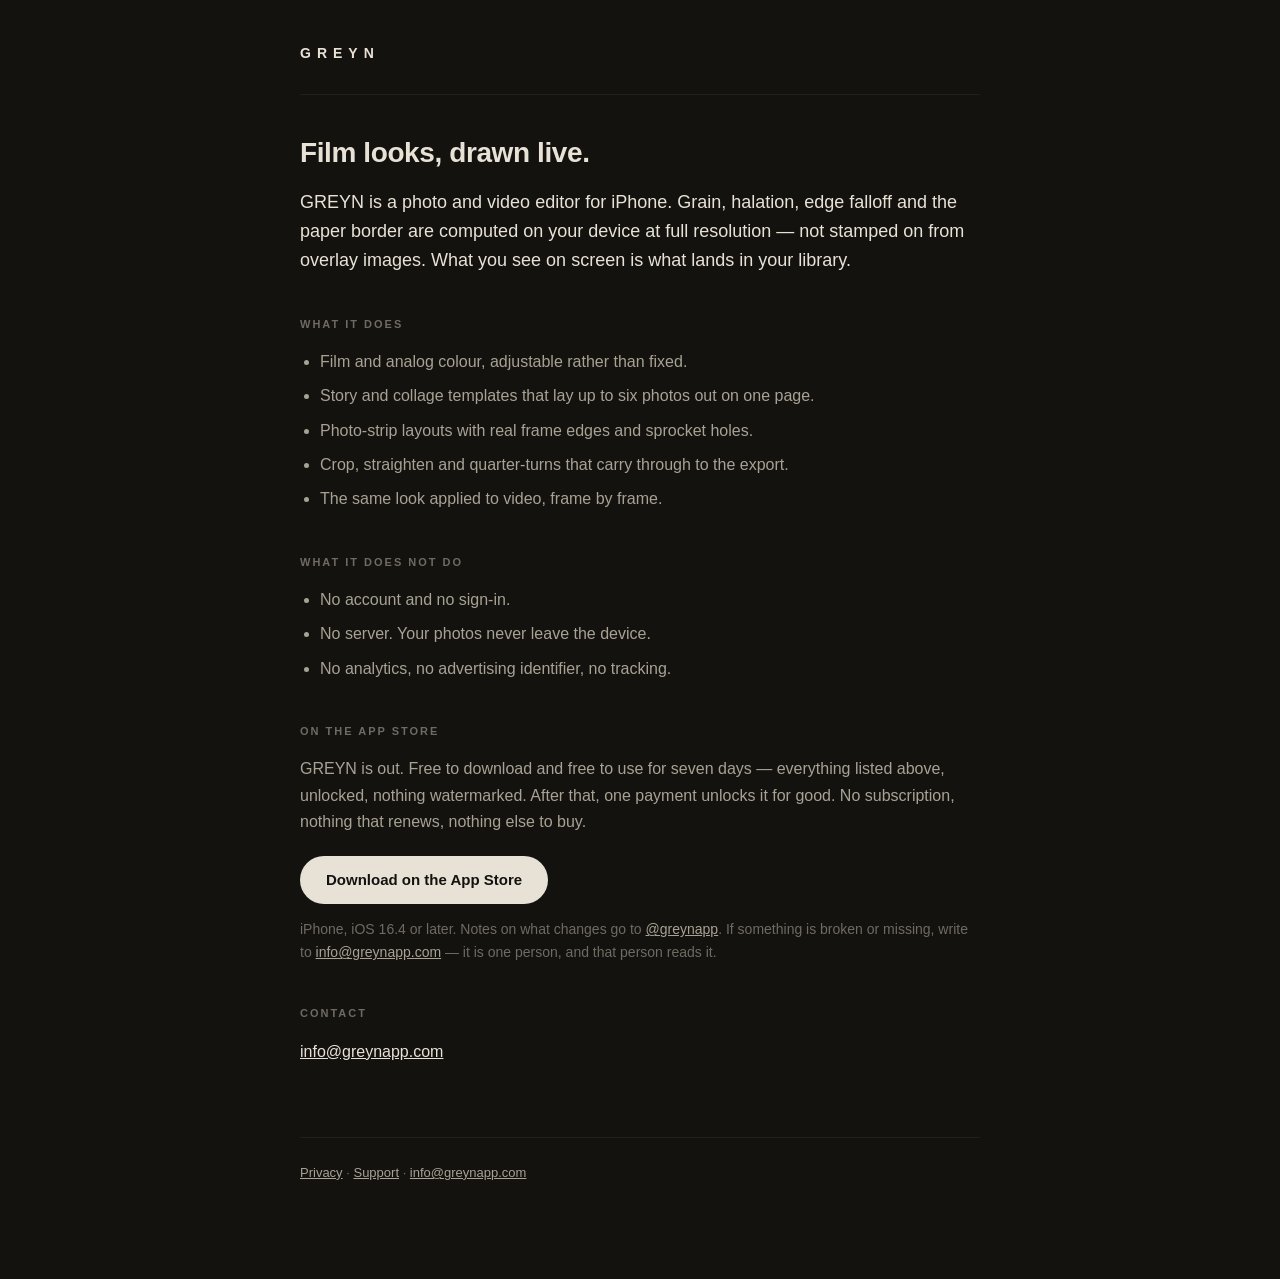
<file: index.html>
<!doctype html>
<html lang="en">
<head>
<meta charset="utf-8">
<meta name="viewport" content="width=device-width, initial-scale=1">
<title>GREYN — film looks, drawn live</title>
<meta name="description" content="A photo and video editor that draws grain, halation and edge falloff live on your device. No overlays, no account, no server.">
<link rel="stylesheet" href="/style.css">
</head>
<body>

<header><a class="brand" href="/">GREYN</a></header>

<main>
  <h1>Film looks, drawn live.</h1>

  <p class="lead">
    GREYN is a photo and video editor for iPhone. Grain, halation, edge falloff and the paper border
    are computed on your device at full resolution — not stamped on from overlay images. What you
    see on screen is what lands in your library.
  </p>

  <h2>What it does</h2>
  <ul>
    <li>Film and analog colour, adjustable rather than fixed.</li>
    <li>Story and collage templates that lay up to six photos out on one page.</li>
    <li>Photo-strip layouts with real frame edges and sprocket holes.</li>
    <li>Crop, straighten and quarter-turns that carry through to the export.</li>
    <li>The same look applied to video, frame by frame.</li>
  </ul>

  <h2>What it does not do</h2>
  <ul>
    <li>No account and no sign-in.</li>
    <li>No server. Your photos never leave the device.</li>
    <li>No analytics, no advertising identifier, no tracking.</li>
  </ul>

  <h2>On the App Store</h2>
  <p>
    GREYN is out. Free to download and free to use for seven days — everything listed above,
    unlocked, nothing watermarked. After that, one payment unlocks it for good. No subscription,
    nothing that renews, nothing else to buy.
  </p>
  <p class="cta"><a class="btn" href="https://apps.apple.com/app/id6802639002">Download on the App Store</a></p>
  <p class="small">
    iPhone, iOS 16.4 or later. Notes on what changes go to
    <a href="https://instagram.com/greynapp">@greynapp</a>. If something is broken or missing,
    write to <a href="mailto:info@greynapp.com">info@greynapp.com</a> — it is one person, and
    that person reads it.
  </p>

  <h2>Contact</h2>
  <p><a href="mailto:info@greynapp.com">info@greynapp.com</a></p>
</main>

<footer>
  <a href="/privacy/">Privacy</a> &middot; <a href="/support/">Support</a> &middot;
  <a href="mailto:info@greynapp.com">info@greynapp.com</a>
</footer>

</body>
</html>
</file>
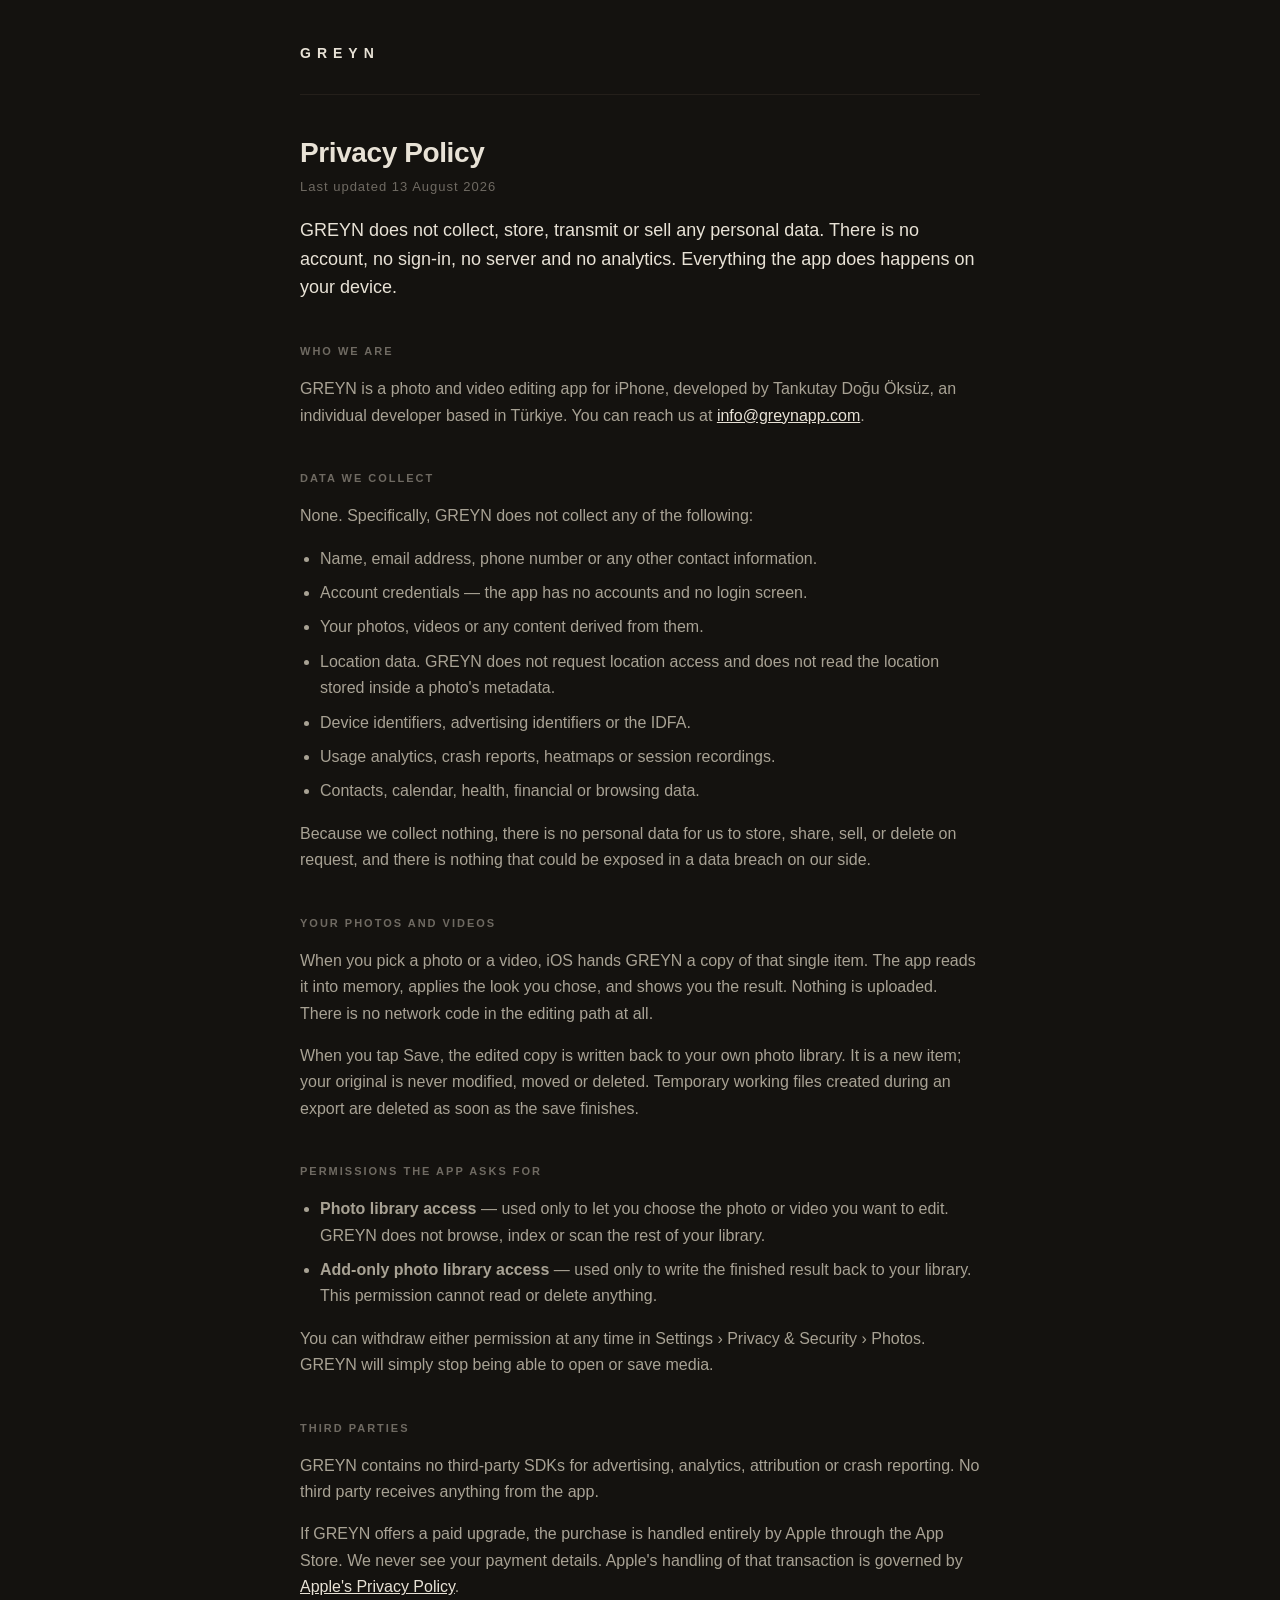
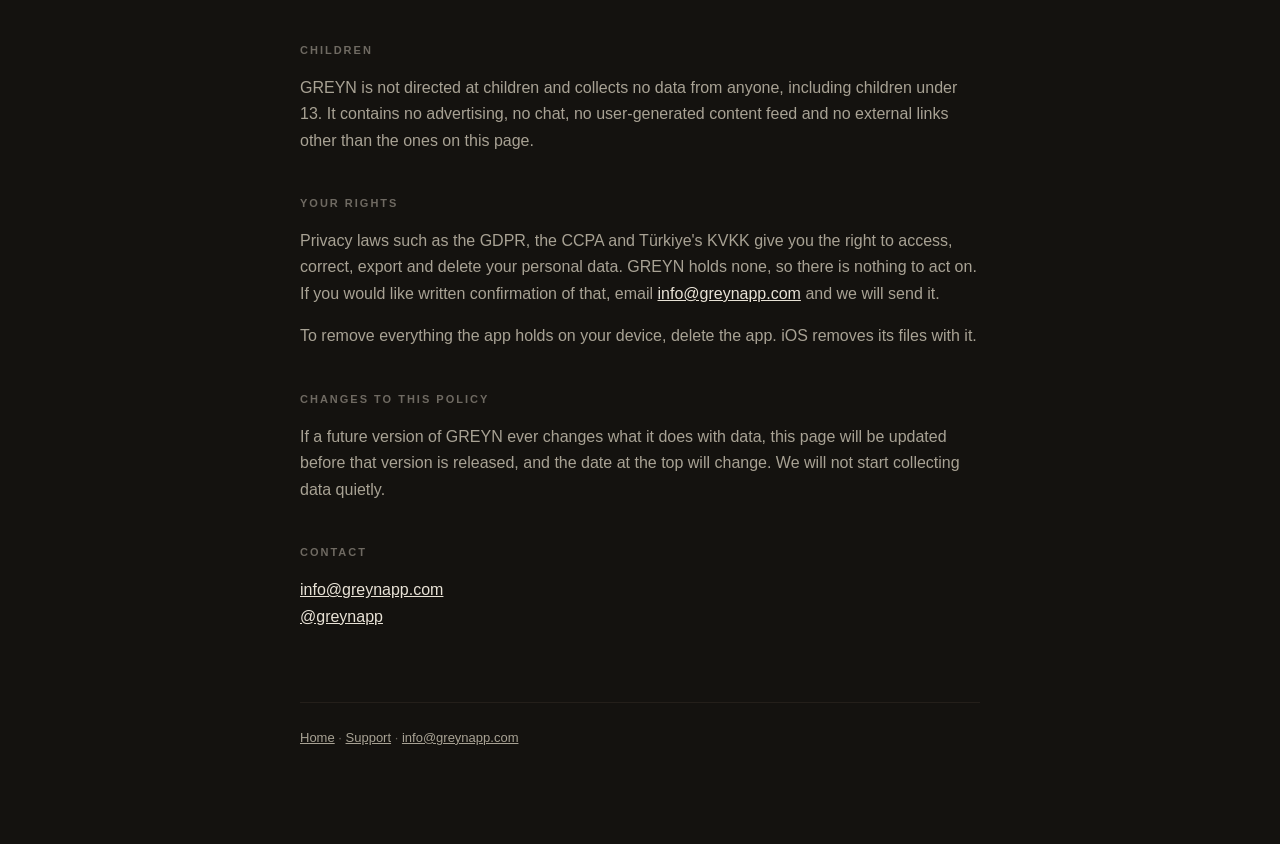
<file: privacy/index.html>
<!doctype html>
<html lang="en">
<head>
<meta charset="utf-8">
<meta name="viewport" content="width=device-width, initial-scale=1">
<title>Privacy Policy — GREYN</title>
<meta name="description" content="GREYN collects no personal data. Everything happens on your device.">
<link rel="stylesheet" href="/style.css">
</head>
<body>

<header><a class="brand" href="/">GREYN</a></header>

<main>
  <h1>Privacy Policy</h1>
  <p class="date">Last updated 13 August 2026</p>

  <p class="lead">
    GREYN does not collect, store, transmit or sell any personal data. There is no account, no
    sign-in, no server and no analytics. Everything the app does happens on your device.
  </p>

  <h2>Who we are</h2>
  <p>
    GREYN is a photo and video editing app for iPhone, developed by Tankutay Doğu Öksüz, an
    individual developer based in Türkiye. You can reach us at
    <a href="mailto:info@greynapp.com">info@greynapp.com</a>.
  </p>

  <h2>Data we collect</h2>
  <p>
    None. Specifically, GREYN does not collect any of the following:
  </p>
  <ul>
    <li>Name, email address, phone number or any other contact information.</li>
    <li>Account credentials — the app has no accounts and no login screen.</li>
    <li>Your photos, videos or any content derived from them.</li>
    <li>Location data. GREYN does not request location access and does not read the location
      stored inside a photo's metadata.</li>
    <li>Device identifiers, advertising identifiers or the IDFA.</li>
    <li>Usage analytics, crash reports, heatmaps or session recordings.</li>
    <li>Contacts, calendar, health, financial or browsing data.</li>
  </ul>
  <p>
    Because we collect nothing, there is no personal data for us to store, share, sell, or delete
    on request, and there is nothing that could be exposed in a data breach on our side.
  </p>

  <h2>Your photos and videos</h2>
  <p>
    When you pick a photo or a video, iOS hands GREYN a copy of that single item. The app reads it
    into memory, applies the look you chose, and shows you the result. Nothing is uploaded. There is
    no network code in the editing path at all.
  </p>
  <p>
    When you tap Save, the edited copy is written back to your own photo library. It is a new item;
    your original is never modified, moved or deleted. Temporary working files created during an
    export are deleted as soon as the save finishes.
  </p>

  <h2>Permissions the app asks for</h2>
  <ul>
    <li><strong>Photo library access</strong> — used only to let you choose the photo or video you
      want to edit. GREYN does not browse, index or scan the rest of your library.</li>
    <li><strong>Add-only photo library access</strong> — used only to write the finished result back
      to your library. This permission cannot read or delete anything.</li>
  </ul>
  <p>
    You can withdraw either permission at any time in Settings &rsaquo; Privacy &amp; Security
    &rsaquo; Photos. GREYN will simply stop being able to open or save media.
  </p>

  <h2>Third parties</h2>
  <p>
    GREYN contains no third-party SDKs for advertising, analytics, attribution or crash reporting.
    No third party receives anything from the app.
  </p>
  <p>
    If GREYN offers a paid upgrade, the purchase is handled entirely by Apple through the App Store.
    We never see your payment details. Apple's handling of that transaction is governed by
    <a href="https://www.apple.com/legal/privacy/">Apple's Privacy Policy</a>.
  </p>

  <h2>Children</h2>
  <p>
    GREYN is not directed at children and collects no data from anyone, including children under 13.
    It contains no advertising, no chat, no user-generated content feed and no external links other
    than the ones on this page.
  </p>

  <h2>Your rights</h2>
  <p>
    Privacy laws such as the GDPR, the CCPA and Türkiye's KVKK give you the right to access, correct,
    export and delete your personal data. GREYN holds none, so there is nothing to act on. If you
    would like written confirmation of that, email
    <a href="mailto:info@greynapp.com">info@greynapp.com</a> and we will send it.
  </p>
  <p>
    To remove everything the app holds on your device, delete the app. iOS removes its files with it.
  </p>

  <h2>Changes to this policy</h2>
  <p>
    If a future version of GREYN ever changes what it does with data, this page will be updated
    before that version is released, and the date at the top will change. We will not start
    collecting data quietly.
  </p>

  <h2>Contact</h2>
  <p>
    <a href="mailto:info@greynapp.com">info@greynapp.com</a><br>
    <a href="https://instagram.com/greynapp">@greynapp</a>
  </p>
</main>

<footer>
  <a href="/">Home</a> &middot; <a href="/support/">Support</a> &middot;
  <a href="mailto:info@greynapp.com">info@greynapp.com</a>
</footer>

</body>
</html>
</file>
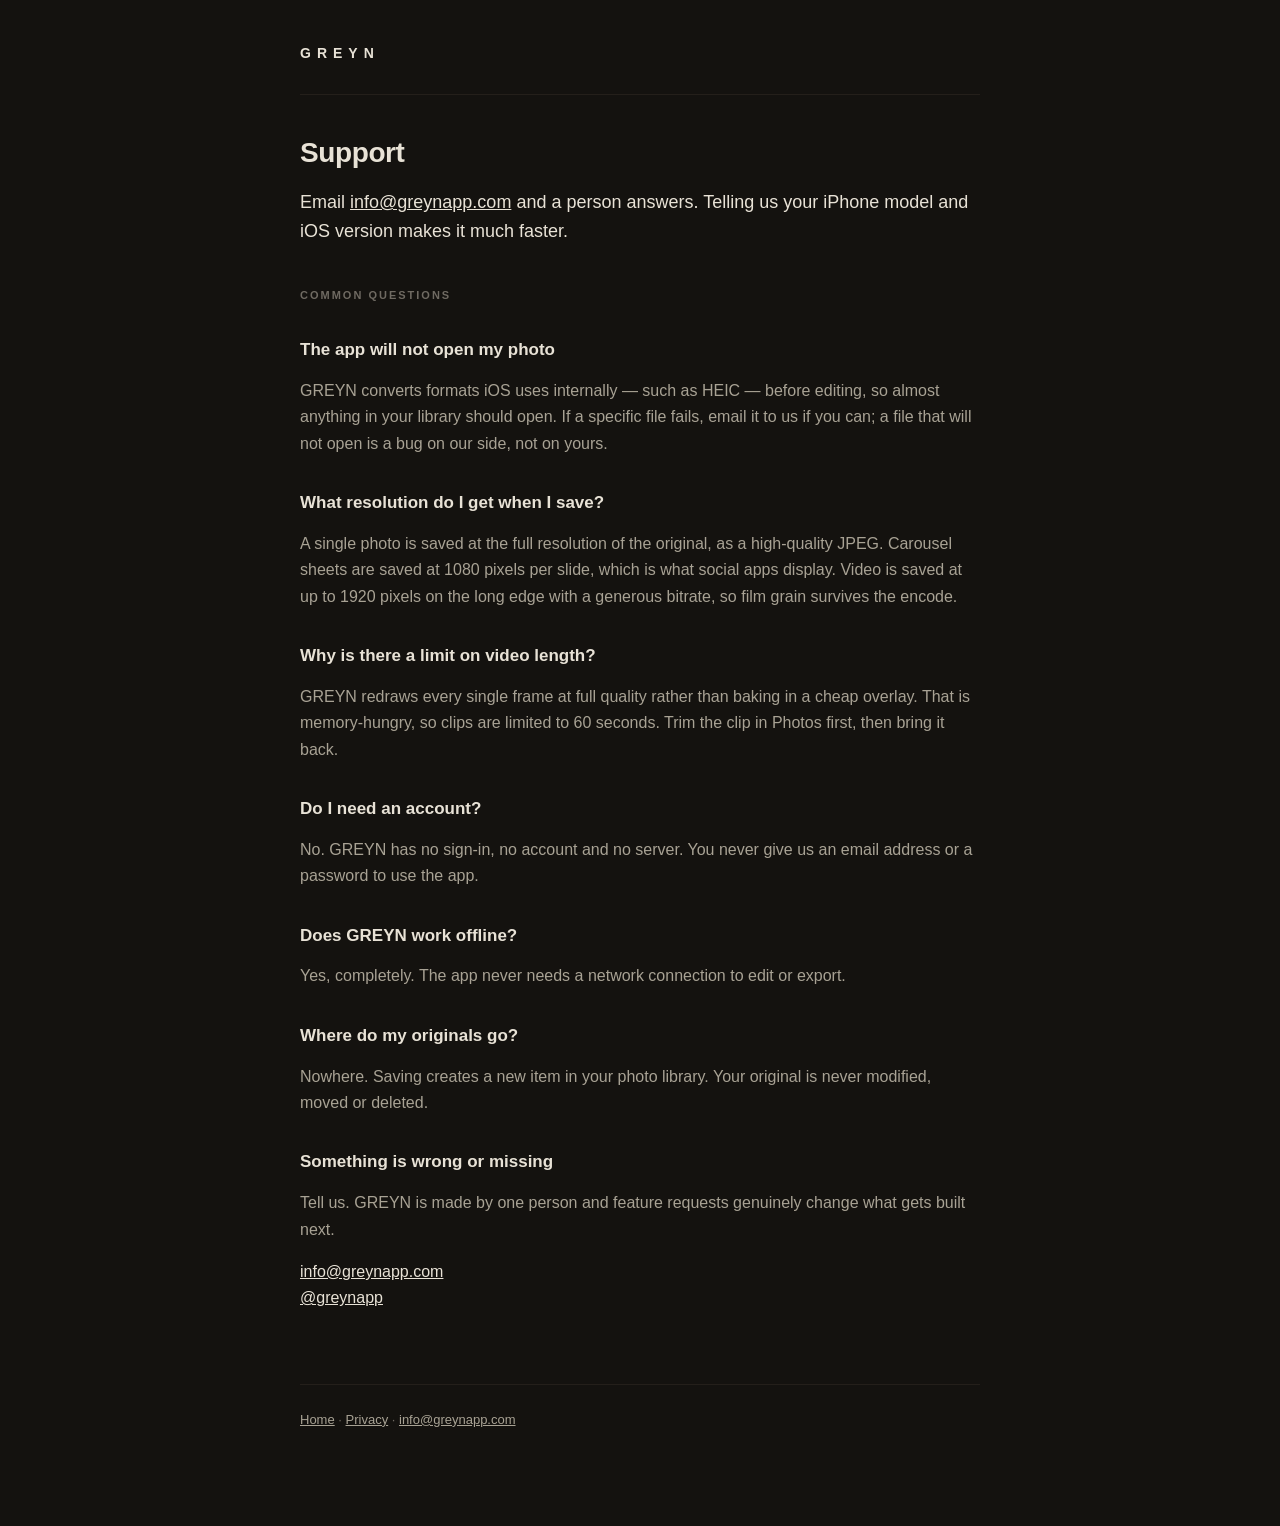
<file: support/index.html>
<!doctype html>
<html lang="en">
<head>
<meta charset="utf-8">
<meta name="viewport" content="width=device-width, initial-scale=1">
<title>Support — GREYN</title>
<meta name="description" content="Help with GREYN. Email info@greynapp.com and a person answers.">
<link rel="stylesheet" href="/style.css">
</head>
<body>

<header><a class="brand" href="/">GREYN</a></header>

<main>
  <h1>Support</h1>

  <p class="lead">
    Email <a href="mailto:info@greynapp.com">info@greynapp.com</a> and a person answers. Telling us
    your iPhone model and iOS version makes it much faster.
  </p>

  <h2>Common questions</h2>

  <h3>The app will not open my photo</h3>
  <p>
    GREYN converts formats iOS uses internally — such as HEIC — before editing, so almost anything in
    your library should open. If a specific file fails, email it to us if you can; a file that will
    not open is a bug on our side, not on yours.
  </p>

  <h3>What resolution do I get when I save?</h3>
  <p>
    A single photo is saved at the full resolution of the original, as a high-quality JPEG. Carousel
    sheets are saved at 1080 pixels per slide, which is what social apps display. Video is saved at
    up to 1920 pixels on the long edge with a generous bitrate, so film grain survives the encode.
  </p>

  <h3>Why is there a limit on video length?</h3>
  <p>
    GREYN redraws every single frame at full quality rather than baking in a cheap overlay. That is
    memory-hungry, so clips are limited to 60 seconds. Trim the clip in Photos first, then bring it
    back.
  </p>

  <h3>Do I need an account?</h3>
  <p>
    No. GREYN has no sign-in, no account and no server. You never give us an email address or a
    password to use the app.
  </p>

  <h3>Does GREYN work offline?</h3>
  <p>
    Yes, completely. The app never needs a network connection to edit or export.
  </p>

  <h3>Where do my originals go?</h3>
  <p>
    Nowhere. Saving creates a new item in your photo library. Your original is never modified, moved
    or deleted.
  </p>

  <h3>Something is wrong or missing</h3>
  <p>
    Tell us. GREYN is made by one person and feature requests genuinely change what gets built next.
  </p>
  <p>
    <a href="mailto:info@greynapp.com">info@greynapp.com</a><br>
    <a href="https://instagram.com/greynapp">@greynapp</a>
  </p>
</main>

<footer>
  <a href="/">Home</a> &middot; <a href="/privacy/">Privacy</a> &middot;
  <a href="mailto:info@greynapp.com">info@greynapp.com</a>
</footer>

</body>
</html>
</file>
<file: style.css>
/*
 * GREYN — site.
 *
 * Uygulamanın kendi paletiyle AYNI: inceleme ekibi uygulamadan çıkıp bu sayfaya
 * geldiğinde aynı ürüne baktığını görmeli. Farklı görünen bir destek sayfası
 * "bu adres gerçekten onların mı" sorusunu doğurur.
 *
 * Tek dosya, betik yok, izleyici yok — gizlilik politikasında "hiçbir şey
 * toplamıyoruz" yazan bir sitenin analitik çalıştırması kendi metnini yalanlar.
 */

:root {
  --bg: #14120f;
  --ink: #e8e2d6;
  --dim: #a8a294;
  --faint: #6f6a62;
  --line: #241f1a;
}

* { box-sizing: border-box; }

body {
  margin: 0;
  padding: 0 20px 96px;
  background: var(--bg);
  color: var(--dim);
  font: 16px/1.65 -apple-system, BlinkMacSystemFont, "Segoe UI", Helvetica, Arial, sans-serif;
  -webkit-text-size-adjust: 100%;
}

/* Uzun satır okunmaz; ölçü göz için, ekran için değil. */
main { max-width: 680px; margin: 0 auto; }

header {
  max-width: 680px;
  margin: 0 auto;
  padding: 40px 0 28px;
  border-bottom: 1px solid var(--line);
}

.brand {
  color: var(--ink);
  font-size: 14px;
  letter-spacing: 6px;
  font-weight: 700;
  text-decoration: none;
}

h1 {
  color: var(--ink);
  font-size: 28px;
  line-height: 1.25;
  letter-spacing: -0.4px;
  margin: 40px 0 6px;
}

/* Bölüm etiketi — uygulamanın içindeki başlıklarla aynı dil. */
h2 {
  color: var(--faint);
  font-size: 11px;
  letter-spacing: 2px;
  text-transform: uppercase;
  margin: 40px 0 12px;
}

/*
 * SORU başlığı. h2'nin küçük-büyük harf dilini KULLANMAZ: bir soru bağırılmaz,
 * sorulur. Ayrıca destek sayfasında yedi soru yan yana dizilirken hepsi bölüm
 * etiketi gibi görünseydi hangisinin başlık hangisinin cevap olduğu ancak
 * okuyarak anlaşılırdı — tarama imkânsız hale gelirdi.
 */
h3 {
  color: var(--ink);
  font-size: 17px;
  font-weight: 600;
  line-height: 1.4;
  margin: 34px 0 8px;
}

.date { color: var(--faint); font-size: 13px; letter-spacing: 1px; margin: 0 0 8px; }

.lead { color: var(--ink); font-size: 18px; line-height: 1.6; }

ul { padding-left: 20px; }
li { margin-bottom: 8px; }

a { color: var(--ink); }

/*
 * TAKİP DÜĞMESİ — sayfadaki TEK düğme, bilerek.
 *
 * Uygulamanın kendi "Choose from library" hapıyla aynı biçim: koyu zeminde kağıt
 * rengi dolgu, tam yuvarlak uç. Site ile uygulamanın aynı ürün olduğu, metin
 * okunmadan da anlaşılmalı.
 *
 * ⚠️ Sayfada ikinci bir düğme OLMAMALI. Buraya kadar okuyan kişinin yapabileceği
 * tek şey var; ona bir seçenek daha vermek tıklamayı ikiye böler.
 */
.cta { margin: 20px 0 10px; }

.btn {
  display: inline-block;
  background: var(--ink);
  color: var(--bg);
  font-size: 15px;
  font-weight: 600;
  text-decoration: none;
  padding: 12px 26px;
  border-radius: 999px;
}

/* E-posta yolu bilerek küçük: ikincil, düğmeyle yarışmasın. */
.small { font-size: 14px; color: var(--faint); }
.small a { color: var(--dim); }

footer {
  max-width: 680px;
  margin: 72px auto 0;
  padding-top: 24px;
  border-top: 1px solid var(--line);
  color: var(--faint);
  font-size: 13px;
}

footer a { color: var(--dim); }
</file>
